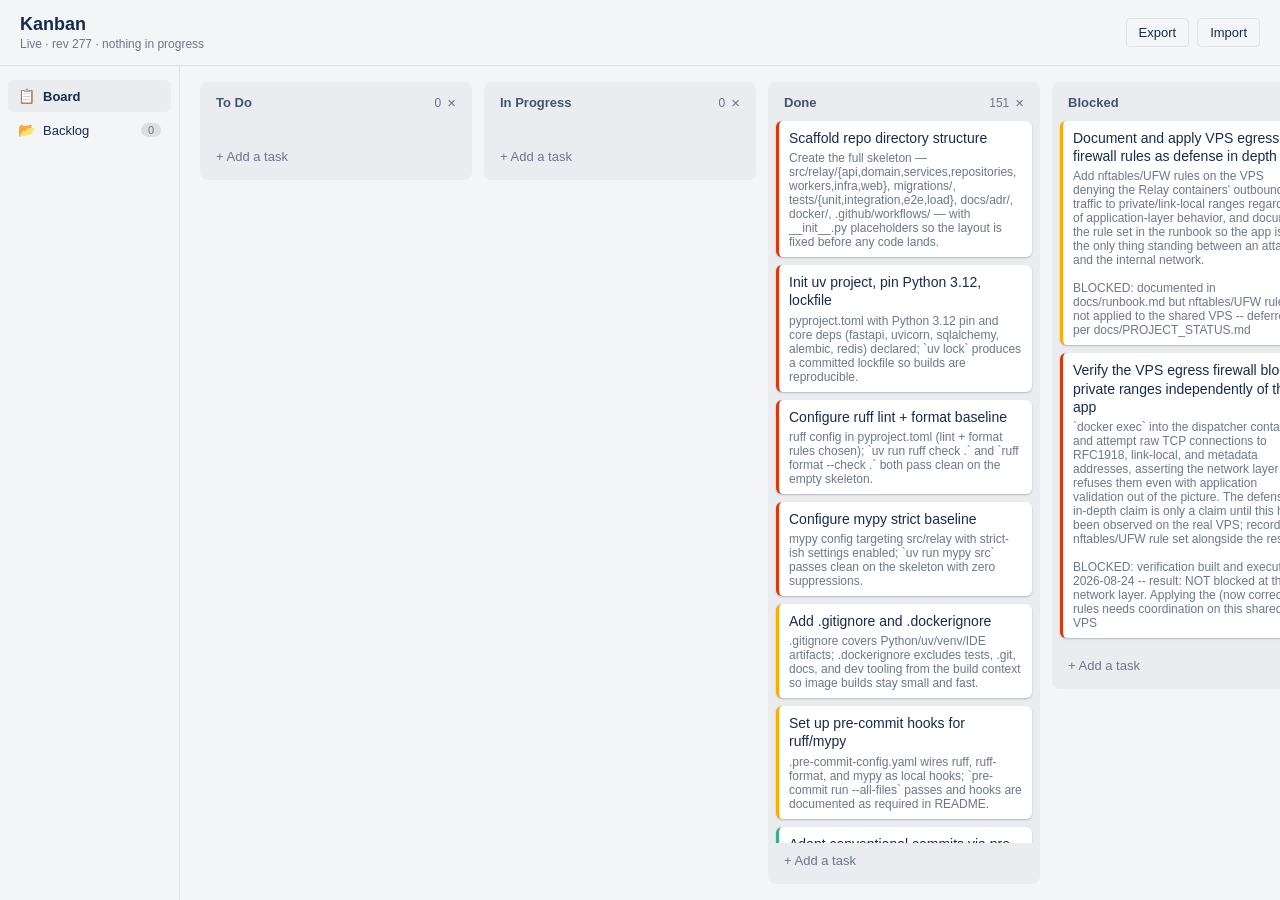
<file: kanban-board/index.html>
<!DOCTYPE html>
<html lang="en">
<head>
<meta charset="UTF-8">
<meta name="viewport" content="width=device-width, initial-scale=1.0">
<title>Kanban</title>
<style>
  :root {
    --bg: #f4f5f7;
    --board-bg: #f4f5f7;
    --col-bg: #ebecf0;
    --col-header: #44546f;
    --card-bg: #ffffff;
    --card-shadow: 0 1px 2px rgba(9, 30, 66, 0.25);
    --card-shadow-hover: 0 4px 10px rgba(9, 30, 66, 0.2);
    --text: #172b4d;
    --text-muted: #6b778c;
    --accent: #0052cc;
    --danger: #de350b;
    --border: #dfe1e6;
    --low: #36b37e;
    --medium: #ffab00;
    --high: #de350b;
  }
  @media (prefers-color-scheme: dark) {
    :root {
      --bg: #1d2125;
      --board-bg: #1d2125;
      --col-bg: #282e33;
      --col-header: #b6c2cf;
      --card-bg: #22272b;
      --card-shadow: 0 1px 2px rgba(0,0,0,0.4);
      --card-shadow-hover: 0 4px 10px rgba(0,0,0,0.45);
      --text: #b6c2cf;
      --text-muted: #8c9bab;
      --accent: #579dff;
      --danger: #f87168;
      --border: #3c4148;
      --low: #4bce97;
      --medium: #f5cd47;
      --high: #f87168;
    }
  }

  * { box-sizing: border-box; }
  html, body { height: 100%; }
  body {
    margin: 0;
    font-family: -apple-system, BlinkMacSystemFont, "Segoe UI", Roboto, Helvetica, Arial, sans-serif;
    background: var(--bg);
    color: var(--text);
    display: flex;
    flex-direction: column;
    height: 100vh;
    overflow: hidden;
  }

  header {
    display: flex;
    align-items: center;
    justify-content: space-between;
    padding: 14px 20px;
    border-bottom: 1px solid var(--border);
    flex-shrink: 0;
  }
  header h1 {
    font-size: 18px;
    margin: 0;
    font-weight: 600;
  }
  header .sub {
    font-size: 12px;
    color: var(--text-muted);
    margin-top: 2px;
  }
  .header-actions { display: flex; gap: 8px; }

  button {
    font-family: inherit;
    cursor: pointer;
  }
  .btn {
    background: transparent;
    border: 1px solid var(--border);
    color: var(--text);
    padding: 6px 12px;
    border-radius: 4px;
    font-size: 13px;
  }
  .btn:hover { background: var(--col-bg); }
  .btn-primary {
    background: var(--accent);
    border-color: var(--accent);
    color: #fff;
  }
  .btn-primary:hover { filter: brightness(1.08); }

  .app-body {
    flex: 1;
    display: flex;
    min-height: 0;
  }

  .sidebar {
    width: 180px;
    flex-shrink: 0;
    border-right: 1px solid var(--border);
    padding: 14px 8px;
  }
  .nav-item {
    display: flex;
    align-items: center;
    gap: 8px;
    width: 100%;
    text-align: left;
    padding: 8px 10px;
    border-radius: 6px;
    background: none;
    border: none;
    color: var(--text);
    font-size: 13px;
    margin-bottom: 2px;
  }
  .nav-item:hover { background: var(--col-bg); }
  .nav-item.active { background: var(--col-bg); font-weight: 600; }
  .nav-icon { font-size: 14px; }
  .nav-badge {
    margin-left: auto;
    font-size: 11px;
    color: var(--text-muted);
    background: rgba(120,120,120,0.18);
    padding: 1px 7px;
    border-radius: 10px;
  }

  .content {
    flex: 1;
    min-width: 0;
    display: flex;
    flex-direction: column;
  }

  #board-view {
    display: flex;
    gap: 12px;
    padding: 16px 20px;
    overflow-x: auto;
    overflow-y: hidden;
    align-items: flex-start;
    flex: 1;
    background: var(--board-bg);
  }
  #board-view.hidden { display: none; }

  #backlog-view {
    flex: 1;
    overflow-y: auto;
    padding: 20px;
  }
  #backlog-view.hidden { display: none; }
  .backlog-header h2 { margin: 0 0 2px; font-size: 16px; }
  .backlog-header .sub { font-size: 12px; color: var(--text-muted); margin-bottom: 14px; }
  .backlog-list { max-width: 640px; }
  .backlog-empty { color: var(--text-muted); font-size: 13px; padding: 10px 0 20px; }

  .column {
    background: var(--col-bg);
    border-radius: 8px;
    width: 272px;
    min-width: 272px;
    display: flex;
    flex-direction: column;
    max-height: 100%;
  }

  .column-header {
    display: flex;
    align-items: center;
    justify-content: space-between;
    padding: 10px 10px 6px 12px;
  }
  .column-title {
    font-size: 13px;
    font-weight: 600;
    color: var(--col-header);
    background: transparent;
    border: none;
    outline: none;
    width: 100%;
    padding: 2px 4px;
    border-radius: 3px;
  }
  .column-title:hover, .column-title:focus { background: rgba(9,30,66,0.06); }
  .count {
    font-size: 12px;
    color: var(--text-muted);
    margin-left: 6px;
  }
  .col-delete {
    background: none;
    border: none;
    color: var(--text-muted);
    font-size: 15px;
    padding: 2px 6px;
    border-radius: 3px;
  }
  .col-delete:hover { background: rgba(9,30,66,0.08); color: var(--danger); }

  .task-list {
    flex: 1;
    overflow-y: auto;
    padding: 2px 8px;
    min-height: 20px;
  }

  .card {
    background: var(--card-bg);
    border-radius: 6px;
    box-shadow: var(--card-shadow);
    padding: 8px 10px;
    margin-bottom: 8px;
    cursor: grab;
    position: relative;
    border-left: 3px solid transparent;
  }
  .card:hover { box-shadow: var(--card-shadow-hover); }
  .card.dragging { opacity: 0.4; }
  .card.priority-low { border-left-color: var(--low); }
  .card.priority-medium { border-left-color: var(--medium); }
  .card.priority-high { border-left-color: var(--high); }

  .card-title {
    font-size: 14px;
    line-height: 1.3;
    white-space: pre-wrap;
    word-break: break-word;
  }
  .card-desc {
    font-size: 12px;
    color: var(--text-muted);
    margin-top: 4px;
    white-space: pre-wrap;
    word-break: break-word;
  }
  .card-remove {
    position: absolute;
    top: 4px;
    right: 4px;
    display: none;
    background: none;
    border: none;
    color: var(--text-muted);
    font-size: 14px;
    padding: 2px 5px;
    border-radius: 3px;
  }
  .card:hover .card-remove { display: block; }
  .card-remove:hover { background: rgba(9,30,66,0.08); color: var(--danger); }

  .backlog-card { padding-right: 26px; }
  .backlog-actions {
    display: flex;
    justify-content: flex-end;
    margin-top: 8px;
  }
  .to-todo-btn {
    font-size: 12px;
    padding: 4px 10px;
    border-radius: 4px;
    background: var(--accent);
    color: #fff;
    border: none;
  }
  .to-todo-btn:hover { filter: brightness(1.08); }

  .drop-placeholder {
    height: 44px;
    border: 2px dashed var(--accent);
    border-radius: 6px;
    margin-bottom: 8px;
    opacity: 0.5;
  }

  .add-task-btn {
    display: block;
    width: calc(100% - 16px);
    margin: 4px 8px 10px;
    text-align: left;
    background: none;
    border: none;
    color: var(--text-muted);
    font-size: 13px;
    padding: 6px 8px;
    border-radius: 4px;
  }
  .add-task-btn:hover { background: rgba(9,30,66,0.08); color: var(--text); }
  #backlog-add-btn { width: auto; margin: 0 0 14px; padding: 6px 10px; border: 1px dashed var(--border); }

  .add-form {
    margin: 4px 8px 10px;
    background: var(--card-bg);
    border-radius: 6px;
    padding: 8px;
    box-shadow: var(--card-shadow);
  }
  #backlog-view .add-form { margin: 0 0 14px; max-width: 640px; }
  .add-form textarea, .add-form input[type="text"] {
    width: 100%;
    border: 1px solid var(--border);
    border-radius: 4px;
    background: var(--bg);
    color: var(--text);
    font-family: inherit;
    font-size: 13px;
    padding: 6px 8px;
    resize: vertical;
    margin-bottom: 6px;
  }
  .add-form select {
    font-family: inherit;
    font-size: 12px;
    padding: 4px 6px;
    border-radius: 4px;
    border: 1px solid var(--border);
    background: var(--bg);
    color: var(--text);
    margin-bottom: 8px;
  }
  .add-form .row { display: flex; gap: 8px; align-items: center; }
  .form-actions { display: flex; gap: 8px; }

  .new-column {
    width: 272px;
    min-width: 272px;
  }
  .new-column-btn {
    width: 100%;
    background: rgba(255,255,255,0.08);
    border: 1px dashed var(--border);
    color: var(--text-muted);
    padding: 10px;
    border-radius: 8px;
    font-size: 13px;
    text-align: left;
  }
  .new-column-btn:hover { background: var(--col-bg); color: var(--text); }

  #import-input { display: none; }
  .live-badge {
    font-size: 11px;
    color: var(--text-muted);
    margin-top: 2px;
  }
</style>
</head>
<body>

<script type="application/json" id="board-seed">
{"rev":277,"columns":["col-todo","col-doing","col-done","col-blocked"],"columnData":{"col-todo":{"title":"To Do","taskIds":[]},"col-doing":{"title":"In Progress","taskIds":[]},"col-done":{"title":"Done","taskIds":["task-p0-01","task-p0-02","task-p0-03","task-p0-04","task-p0-06","task-p0-05","task-p0-39","task-p0-07","task-p0-08","task-p0-09","task-p0-10","task-p0-11","task-p0-12","task-p0-13","task-p0-14","task-p0-15","task-p0-16","task-p0-17","task-p0-18","task-p0-19","task-p0-20","task-p0-21","task-p0-22","task-p0-23","task-p0-24","task-p0-25","task-p0-26","task-p0-27","task-p0-28","task-p0-29","task-p0-30","task-p0-40","task-p0-41","task-p0-32","task-p0-36","task-p0-37","task-p0-31","task-p0-33","task-p0-34","task-p0-35","task-p0-38","task-p1-01","task-p1-02","task-p1-03","task-p1-04","task-p1-05","task-p1-06","task-p1-07","task-p1-08","task-p1-09","task-p1-10","task-p1-11","task-p1-12","task-p1-13","task-p1-14","task-p1-15","task-p1-16","task-p1-17","task-p1-18","task-p1-19","task-p1-20","task-p1-21","task-p1-22","task-p1-23","task-p1-24","task-p1-27","task-p1-28","task-p1-30","task-p1-31","task-p1-32","task-p1-29","task-p1-25","task-p1-26","task-p1-33","task-p1-34","task-p2-01","task-p2-02","task-p2-03","task-p2-04","task-p2-05","task-p2-06","task-p2-07","task-p2-08","task-p2-09","task-p2-10","task-p2-11","task-p2-12","task-p2-13","task-p2-14","task-p2-15","task-p2-16","task-p2-17","task-p2-18","task-p2-19","task-p2-20","task-p2-21","task-p2-22","task-p2-23","task-p2-24","task-p2-25","task-p2-26","task-p2-27","task-p2-28","task-p2-29","task-p2-30","task-p2-31","task-p2-32","task-p2-33","task-p2-34","task-p3-01","task-p3-02","task-p3-03","task-p3-04","task-p3-05","task-p3-06","task-p3-07","task-p3-08","task-p3-09","task-p3-11","task-p3-12","task-p3-13","task-p3-14","task-p3-15","task-p3-16","task-p3-17","task-p3-18","task-p3-19","task-p3-20","task-p3-21","task-p3-22","task-p3-23","task-p3-24","task-p3-25","task-p3-26","task-p3-27","task-p3-28","task-p3-29","task-p3-30","task-p8-01","task-p8-05","task-p8-06","task-p8-07","task-p8-09","task-p8-10","task-p8-11","task-p8-12","task-p8-13","task-p8-14","task-p8-02","task-p8-03","task-p8-04"]},"col-blocked":{"title":"Blocked","taskIds":["task-p3-10","task-p8-08"]}},"tasks":{"task-p0-01":{"id":"task-p0-01","title":"Scaffold repo directory structure","description":"Create the full skeleton \u2014 src/relay/{api,domain,services,repositories,workers,infra,web}, migrations/, tests/{unit,integration,e2e,load}, docs/adr/, docker/, .github/workflows/ \u2014 with __init__.py placeholders so the layout is fixed before any code lands.","priority":"high","createdAt":1},"task-p0-02":{"id":"task-p0-02","title":"Init uv project, pin Python 3.12, lockfile","description":"pyproject.toml with Python 3.12 pin and core deps (fastapi, uvicorn, sqlalchemy, alembic, redis) declared; `uv lock` produces a committed lockfile so builds are reproducible.","priority":"high","createdAt":2},"task-p0-03":{"id":"task-p0-03","title":"Configure ruff lint + format baseline","description":"ruff config in pyproject.toml (lint + format rules chosen); `uv run ruff check .` and `ruff format --check .` both pass clean on the empty skeleton.","priority":"high","createdAt":3},"task-p0-04":{"id":"task-p0-04","title":"Configure mypy strict baseline","description":"mypy config targeting src/relay with strict-ish settings enabled; `uv run mypy src` passes clean on the skeleton with zero suppressions.","priority":"high","createdAt":4},"task-p0-05":{"id":"task-p0-05","title":"Set up pre-commit hooks for ruff/mypy","description":".pre-commit-config.yaml wires ruff, ruff-format, and mypy as local hooks; `pre-commit run --all-files` passes and hooks are documented as required in README.","priority":"medium","createdAt":5},"task-p0-06":{"id":"task-p0-06","title":"Add .gitignore and .dockerignore","description":".gitignore covers Python/uv/venv/IDE artifacts; .dockerignore excludes tests, .git, docs, and dev tooling from the build context so image builds stay small and fast.","priority":"medium","createdAt":6},"task-p0-07":{"id":"task-p0-07","title":"Bootstrap FastAPI app entrypoint","description":"src/relay/api exposes an ASGI app factory (create_app), runnable via uvicorn locally with an empty router \u2014 no business endpoints yet, just a booting app.","priority":"high","createdAt":7},"task-p0-08":{"id":"task-p0-08","title":"Add pydantic-settings config module","description":"src/relay/infra config module loads all runtime settings (DB URL, Redis URL, ports, log level) from env vars via pydantic-settings, with a typed Settings object injected into the app.","priority":"medium","createdAt":8},"task-p0-09":{"id":"task-p0-09","title":"Write .env.example with all variables documented","description":"Every env var consumed by Settings is listed with a comment explaining purpose and a safe example value; no real secrets present; referenced from README.","priority":"medium","createdAt":9},"task-p0-10":{"id":"task-p0-10","title":"Configure pytest + FastAPI TestClient fixtures","description":"pytest config plus conftest.py providing an app/TestClient fixture, so tests/unit and tests/integration can both import and exercise the app.","priority":"medium","createdAt":10},"task-p0-11":{"id":"task-p0-11","title":"Implement /healthz liveness endpoint","description":"GET /healthz returns 200 with no dependency checks (process-alive only); unit test asserts 200 and expected payload shape.","priority":"medium","createdAt":11},"task-p0-12":{"id":"task-p0-12","title":"Add SQLAlchemy async engine/session setup","description":"src/relay/infra defines an async engine/session factory built from Settings' DB URL, with a FastAPI dependency for a request-scoped session \u2014 no models yet.","priority":"medium","createdAt":12},"task-p0-13":{"id":"task-p0-13","title":"Wire Alembic migrations (env.py, initial revision)","description":"alembic init under migrations/, env.py reads DB URL from Settings (not hardcoded), and an initial empty revision runs `alembic upgrade head` successfully against local Postgres.","priority":"high","createdAt":13},"task-p0-14":{"id":"task-p0-14","title":"Provision test DB via Alembic, not create_all","description":"Integration test fixture spins up/points at a test database and applies schema exclusively via `alembic upgrade head`; confirm zero calls to Base.metadata.create_all anywhere in the repo.","priority":"high","createdAt":14},"task-p0-15":{"id":"task-p0-15","title":"Add Redis client wiring in infra layer","description":"src/relay/infra defines a Redis client/connection factory built from Settings' Redis URL, exposed as a FastAPI dependency \u2014 no stream logic yet, just connectivity.","priority":"medium","createdAt":15},"task-p0-16":{"id":"task-p0-16","title":"Implement /readyz checking Postgres + Redis","description":"GET /readyz performs a real query against Postgres and a real ping against Redis, returning 200 only if both succeed and 503 with a per-dependency breakdown otherwise; tests cover both healthy and simulated-failure cases.","priority":"medium","createdAt":16},"task-p0-17":{"id":"task-p0-17","title":"Write multi-stage Dockerfile (builder + runtime)","description":"Builder stage installs deps via uv into a venv/wheel; runtime stage is slim, copies only the built artifact, and dependency layers are ordered so code changes don't invalidate the dep cache.","priority":"high","createdAt":17},"task-p0-18":{"id":"task-p0-18","title":"Harden Dockerfile: non-root, read-only, pinned digest","description":"Runtime stage runs as a non-root user, sets a read-only root filesystem (with explicit writable tmpfs where needed), pins the base image by digest, and adds a HEALTHCHECK hitting /healthz.","priority":"medium","createdAt":18},"task-p0-19":{"id":"task-p0-19","title":"Build image locally, record size in README","description":"`docker build` succeeds, final image size is captured and added to README alongside the build command, giving a baseline to track regressions against.","priority":"low","createdAt":19},"task-p0-20":{"id":"task-p0-20","title":"Write docker-compose.yml (api, postgres, redis)","description":"Compose file brings up api + postgres + redis with named volumes for Postgres data, env vars sourced from .env, and api depends_on healthy postgres/redis.","priority":"high","createdAt":20},"task-p0-21":{"id":"task-p0-21","title":"Add Caddy service to compose for local proxying","description":"Caddy service added to compose with a local Caddyfile reverse-proxying to the api container over plain HTTP for local dev (no TLS requirement yet).","priority":"medium","createdAt":21},"task-p0-22":{"id":"task-p0-22","title":"Verify local stack boots, /readyz goes green","description":"`docker compose up` brings the full stack up from a clean state and curl against /readyz through Caddy returns 200, confirming api, Postgres, and Redis are correctly wired end to end.","priority":"high","createdAt":22},"task-p0-23":{"id":"task-p0-23","title":"Write Makefile for common dev commands","description":"Makefile exposes targets for lint, typecheck, test, up/down, migrate, and build so all dev workflows are one command; referenced from README as the canonical entrypoint.","priority":"medium","createdAt":23},"task-p0-24":{"id":"task-p0-24","title":"CI job: ruff + mypy on every PR","description":"GitHub Actions workflow triggered on PR runs ruff check, ruff format --check, and mypy src, failing the check on any violation.","priority":"high","createdAt":24},"task-p0-25":{"id":"task-p0-25","title":"CI job: pytest unit + integration suite","description":"CI job spins up Postgres/Redis service containers and runs pytest tests/unit tests/integration, failing the PR check on any test failure.","priority":"medium","createdAt":25},"task-p0-26":{"id":"task-p0-26","title":"CI job: Alembic upgrade/downgrade round-trip","description":"CI job runs alembic upgrade head, downgrade -1, upgrade head against a scratch Postgres service container on every PR, catching irreversible or broken migrations before merge.","priority":"high","createdAt":26},"task-p0-27":{"id":"task-p0-27","title":"CI job: import-linter architecture contracts","description":"import-linter config encodes the intended layering (api \u2192 services \u2192 domain/repositories \u2192 infra, no reverse imports) and runs as a required CI job.","priority":"medium","createdAt":27},"task-p0-28":{"id":"task-p0-28","title":"CI job: pip-audit dependency scan","description":"pip-audit runs against the locked dependency set on every PR and fails on high-severity known vulnerabilities.","priority":"medium","createdAt":28},"task-p0-29":{"id":"task-p0-29","title":"CI job: validate Docker image build","description":"CI job runs docker build on every PR (no push) to catch Dockerfile breakage before merge, independent of the GHCR publish step.","priority":"medium","createdAt":29},"task-p0-30":{"id":"task-p0-30","title":"Add pull request template","description":".github/PULL_REQUEST_TEMPLATE.md prompts for change summary, testing performed, and migration/rollback notes so every PR carries consistent context.","priority":"low","createdAt":30},"task-p0-31":{"id":"task-p0-31","title":"Enable branch protection requiring CI checks","description":"main branch protection configured to require lint/typecheck, test, migration round-trip, import-linter, pip-audit, and docker-build checks to pass plus at least one review before merge.\n\nBLOCKED: Needs a live GitHub repo (this repo isn't pushed anywhere yet) plus admin access to configure branch protection rules.","priority":"medium","createdAt":31},"task-p0-32":{"id":"task-p0-32","title":"CI: build + push image to GHCR on main","description":"On merge to main, a workflow builds the production image and pushes it to GHCR tagged with the commit SHA (and latest), reusing the Dockerfile validated in CI.","priority":"high","createdAt":32},"task-p0-33":{"id":"task-p0-33","title":"Provision VPS: Docker, firewall, DNS record","description":"Target VPS has Docker + Compose installed, firewall allows only 22/80/443, and the project domain's A record points at the VPS IP.\n\nBLOCKED: Needs an actual VPS (provider, IP/SSH access) and a registered domain name from the user; nothing to provision against yet.","priority":"high","createdAt":33},"task-p0-34":{"id":"task-p0-34","title":"Add GitHub Actions deploy secrets (SSH)","description":"Deploy SSH private key, host, and user stored as GitHub Actions repo secrets; a minimal test workflow confirms SSH connectivity from Actions to the VPS.\n\nBLOCKED: Needs a live GitHub repo to hold Actions secrets, plus the VPS SSH key from p0-33.","priority":"medium","createdAt":34},"task-p0-35":{"id":"task-p0-35","title":"Configure production Caddy for real domain TLS","description":"Production Caddyfile on the VPS reverse-proxies the real domain to the api container and lets Caddy provision/renew TLS automatically via ACME; verified with a manual docker compose up on the VPS.\n\nBLOCKED: Needs the real domain name (for the Caddyfile) and the live VPS from p0-33.","priority":"high","createdAt":35},"task-p0-36":{"id":"task-p0-36","title":"Add tag-triggered deploy workflow (SSH + migrate)","description":"Pushing a version tag triggers a workflow that SSHes into the VPS, pulls the SHA-tagged image from GHCR, runs alembic upgrade head against production, then docker compose up -d.","priority":"high","createdAt":36},"task-p0-37":{"id":"task-p0-37","title":"Add health-gated deploy swap with auto-rollback","description":"Deploy workflow polls /readyz after compose up; on success the swap is complete, on failure it aborts and leaves the previous container running untouched, with the workflow reporting failure clearly.","priority":"high","createdAt":37},"task-p0-38":{"id":"task-p0-38","title":"Ship first production deploy (day-5 milestone)","description":"Tag a release, run the full pipeline end to end, and confirm https://<domain>/readyz returns 200 over real TLS with no manual intervention \u2014 the \"skeleton in production\" milestone.\n\nBLOCKED: Needs everything above (repo, VPS, DNS, secrets) to actually be live before a first deploy can run.","priority":"high","createdAt":38},"task-p0-39":{"id":"task-p0-39","title":"Adopt conventional commits via pre-commit hook","description":"A commit-msg hook (e.g. commitlint or a pre-commit hook) enforces conventional commit format locally, matching the convention documented in README/CONTRIBUTING.","priority":"low","createdAt":39},"task-p0-40":{"id":"task-p0-40","title":"Write first ADR: Phase 0 stack + deploy decisions","description":"docs/adr/0001-phase-0-skeleton.md records the key choices (uv, Alembic-only migrations, Caddy for TLS, health-gated deploy) and the alternatives rejected, in the project's ADR format.","priority":"low","createdAt":40},"task-p0-41":{"id":"task-p0-41","title":"Finalize README: setup, env vars, image size","description":"README covers local setup (Makefile targets), full env var reference (linking .env.example), final Docker image size, and a one-paragraph architecture overview of the running stack.","priority":"low","createdAt":41},"task-p1-01":{"id":"task-p1-01","title":"Scaffold Phase 1 domain/services/repositories modules","description":"Add empty domain/services/repositories submodules for tenants, api_keys, endpoints, and events with docstrings pinning the api \u2192 services \u2192 repositories \u2192 infra layering (domain imports nothing) before any Phase 1 code lands.","priority":"high","createdAt":1},"task-p1-02":{"id":"task-p1-02","title":"Alembic migration: create tenants table","description":"Autogenerate and hand-review a migration creating the tenants table (id, name, created_at, deleted_at) with `alembic upgrade head` verified locally against Postgres.","priority":"high","createdAt":2},"task-p1-03":{"id":"task-p1-03","title":"Alembic migration: create api_keys table","description":"Autogenerate and hand-review a migration creating the api_keys table (tenant_id FK, key_hash, key_prefix, scopes, revoked_at, created_at) with an index on key_prefix for fast lookup without a full-table scan.","priority":"high","createdAt":3},"task-p1-04":{"id":"task-p1-04","title":"Alembic migration: create endpoints table","description":"Autogenerate and hand-review a migration creating the endpoints table (tenant_id FK, url, secret, subscribed_event_types, status, breaker_state, opened_at) per the plan's data model, hand-reviewed before merge.","priority":"high","createdAt":4},"task-p1-05":{"id":"task-p1-05","title":"Alembic migration: create events table with idempotency constraint","description":"Autogenerate and hand-review a migration creating the events table (tenant_id FK, type, payload JSONB, idempotency_key, created_at) with a `UNIQUE(tenant_id, idempotency_key)` constraint enforced at the DB level.","priority":"high","createdAt":5},"task-p1-06":{"id":"task-p1-06","title":"Define Phase 1 domain entities","description":"Define pure domain entities for Tenant, ApiKey, Endpoint, and Event as dataclasses/value objects with zero I/O and zero framework imports, expressing business rules (e.g. an ApiKey knows how to check its own scopes) independent of persistence or wire format.","priority":"high","createdAt":6},"task-p1-07":{"id":"task-p1-07","title":"Define Phase 1 ORM models","description":"Define SQLAlchemy 2.0 mapped classes for Tenant, ApiKey, Endpoint, and Event matching the Phase 1 migrations, kept in the repositories layer and never imported by the domain or api layers.","priority":"high","createdAt":7},"task-p1-08":{"id":"task-p1-08","title":"Define Phase 1 Pydantic wire schemas","description":"Define Pydantic request/response schemas for tenant, api-key, endpoint, and event payloads (create/update/read variants) in the api layer, mapped to/from domain entities at the boundary and never passed into services directly.","priority":"high","createdAt":8},"task-p1-09":{"id":"task-p1-09","title":"Implement TenantRepository and ApiKeyRepository","description":"Implement TenantRepository and ApiKeyRepository over the async SQLAlchemy session, exposing create/get/list/revoke operations that return domain entities (never ORM objects) and support prefix-based API key lookup.","priority":"high","createdAt":9},"task-p1-10":{"id":"task-p1-10","title":"Implement EndpointRepository with keyset pagination","description":"Implement EndpointRepository with create/get/update/delete/list operations returning domain entities, where list() accepts a cursor and limit and orders by a stable key for keyset pagination.","priority":"medium","createdAt":10},"task-p1-11":{"id":"task-p1-11","title":"Implement EventRepository with idempotency conflict detection","description":"Implement EventRepository with an insert operation that catches the `UNIQUE(tenant_id, idempotency_key)` DB violation and surfaces it as a typed domain conflict for the service layer to handle, rather than leaking a raw DB exception.","priority":"high","createdAt":11},"task-p1-12":{"id":"task-p1-12","title":"Implement unit-of-work for transaction boundaries","description":"Implement a unit-of-work context manager wrapping the async SQLAlchemy session and repositories, giving each service use case a single commit/rollback boundary instead of ad hoc session handling scattered across services.","priority":"high","createdAt":12},"task-p1-13":{"id":"task-p1-13","title":"Implement API key hashing, prefix, and verification","description":"Implement API key generation, salted hashing over the secret portion, prefix extraction, and constant-time verification as pure domain/infra logic, unit-tested against known vectors including tampered and truncated keys.","priority":"high","createdAt":13},"task-p1-14":{"id":"task-p1-14","title":"Implement API key issuance, rotation, and revocation service","description":"Implement an ApiKeyService use case for issuing a new key for a tenant, rotating a key (revoke + issue atomically via the unit-of-work), and revoking a key, returning the plaintext key exactly once at issuance time only.","priority":"medium","createdAt":14},"task-p1-15":{"id":"task-p1-15","title":"Implement auth dependency: key validation, scopes, tenant isolation","description":"Implement a FastAPI dependency that extracts the API key from the request header, verifies its hash and revocation status, loads the owning tenant, enforces required scopes, and scopes all downstream queries to that tenant \u2014 rejecting missing/malformed/revoked keys with 401 before any handler code runs.","priority":"high","createdAt":15},"task-p1-16":{"id":"task-p1-16","title":"Implement EndpointService use cases","description":"Implement an EndpointService with register/list/update/delete use cases (validating URL format and subscribed event types) operating purely on domain entities via the unit-of-work, with no FastAPI or SQLAlchemy imports.","priority":"medium","createdAt":16},"task-p1-17":{"id":"task-p1-17","title":"Implement /v1/endpoints CRUD router","description":"Implement the /v1/endpoints router (POST/GET/PATCH/DELETE) delegating entirely to EndpointService with no DB session or ORM import in the router module, converting between Pydantic schemas and domain entities at the boundary.","priority":"medium","createdAt":17},"task-p1-18":{"id":"task-p1-18","title":"Implement cursor pagination utility","description":"Implement an opaque, encoded cursor pagination helper (encode/decode keyset cursors) shared across list endpoints, replacing OFFSET-based paging, with unit tests covering forward paging and an invalid-cursor error case.","priority":"medium","createdAt":18},"task-p1-19":{"id":"task-p1-19","title":"Wire cursor pagination into GET /v1/endpoints","description":"Wire the cursor pagination helper into GET /v1/endpoints, returning `next_cursor`/`has_more` in the response envelope, covered by a test asserting stable ordering and no skipped/duplicated rows across pages.","priority":"medium","createdAt":19},"task-p1-20":{"id":"task-p1-20","title":"Implement EventIngestService idempotency-key handling","description":"Implement an EventIngestService use case that, given a tenant, event payload, and `Idempotency-Key`, returns the existing event unchanged if the key was seen before with an identical body, and raises a typed conflict if the key was seen before with a differing body.","priority":"high","createdAt":20},"task-p1-21":{"id":"task-p1-21","title":"Implement POST /v1/events ingest router","description":"Implement POST /v1/events delegating to EventIngestService, returning `202 Accepted` with a `Location` header pointing at the created event, and translating the idempotency conflict into the shared problem+json error envelope.","priority":"high","createdAt":21},"task-p1-22":{"id":"task-p1-22","title":"Implement RFC 9457 exception hierarchy and central handler","description":"Implement the internal exception hierarchy and a central FastAPI exception handler mapping all raised exceptions to RFC 9457 `application/problem+json` responses with `type`, `title`, `status`, `detail`, `instance`, and `trace_id` fields, never leaking a stack trace across the wire.","priority":"high","createdAt":22},"task-p1-23":{"id":"task-p1-23","title":"Normalize Pydantic 422s into the problem+json envelope","description":"Override FastAPI's default RequestValidationError handling so Pydantic 422s are normalized into the same problem+json envelope used by the rest of the API, with field-level errors under `detail` and no framework-default error shape leaking through.","priority":"medium","createdAt":23},"task-p1-24":{"id":"task-p1-24","title":"Add trace_id middleware for requests and errors","description":"Add middleware that generates (or propagates an inbound) trace/correlation ID per request, attaches it to structured logs for that request, and includes it in every problem+json error response so a user can quote it back.","priority":"medium","createdAt":24},"task-p1-27":{"id":"task-p1-27","title":"Extend import-linter contract for Phase 1 modules","description":"Extend the import-linter contract to cover the new tenants/api_keys/endpoints/events modules across api/services/domain/repositories, and verify a deliberately forbidden import (repositories importing from domain) fails the contract.","priority":"medium","createdAt":27},"task-p1-28":{"id":"task-p1-28","title":"Add testcontainers Postgres fixture for integration suite","description":"Add a testcontainers-managed real Postgres fixture for tests/integration (container-scoped, schema applied via `alembic upgrade head`, transactional rollback per test), reusing the Phase 0 Redis client wiring with no stream logic, and confirm no SQLite or mocked DB appears anywhere in the suite.","priority":"high","createdAt":28},"task-p1-32":{"id":"task-p1-32","title":"Integration test: revoked/malformed key and tenant isolation","description":"Add integration tests proving a revoked or malformed API key is rejected with `401`, and that a valid key belonging to tenant A cannot read or modify tenant B's endpoints or events, covering Testing scenario #12 against real Postgres.","priority":"high","createdAt":32},"task-p1-30":{"id":"task-p1-30","title":"Integration test: idempotency key dedup","description":"Add an integration test proving a duplicate POST /v1/events with the same `Idempotency-Key` and identical body returns the original event with no second row inserted, covering Testing scenario #5 against real Postgres.","priority":"high","createdAt":30},"task-p1-31":{"id":"task-p1-31","title":"Integration test: 409 on differing body for reused key","description":"Add an integration test proving POST /v1/events with a reused `Idempotency-Key` but a differing body returns `409` via the problem+json envelope, covering Testing scenario #6 against real Postgres.","priority":"high","createdAt":31},"task-p1-29":{"id":"task-p1-29","title":"Add polyfactory factories for Phase 1 entities","description":"Add polyfactory factories for Tenant, ApiKey, Endpoint, and Event domain entities so integration tests can generate realistic test data without hand-rolled fixtures.","priority":"medium","createdAt":29},"task-p1-25":{"id":"task-p1-25","title":"Add OpenAPI examples and auth scheme docs","description":"Add request/response examples and a documented API-key auth security scheme to every Phase 1 v1 endpoint's OpenAPI metadata, including the full set of problem+json error response shapes per endpoint.","priority":"medium","createdAt":25},"task-p1-26":{"id":"task-p1-26","title":"CI job: OpenAPI spec drift check","description":"Add a CI step that generates the OpenAPI spec from the running app, diffs it against a committed spec file under docs/, and fails the build on drift, with a Makefile target to regenerate the committed spec locally.","priority":"medium","createdAt":26},"task-p1-33":{"id":"task-p1-33","title":"Write ADR: Phase 1 API and domain decisions","description":"Write docs/adr/0002-phase-1-api-domain.md capturing the Phase 1 decisions (three-model-set layering, idempotency-key conflict semantics, cursor vs offset pagination, API key hashing scheme) with alternatives considered and the tradeoff accepted for each.","priority":"low","createdAt":33},"task-p1-34":{"id":"task-p1-34","title":"Update docs/failure-modes.md with Phase 1 rows","description":"Add Phase 1 rows to docs/failure-modes.md (duplicate idempotency key, differing-body idempotency conflict, revoked/malformed API key, cross-tenant access attempt), each naming the expected behavior and the test that proves it.","priority":"low","createdAt":34},"task-p2-01":{"id":"task-p2-01","title":"Alembic migration: create outbox table","description":"Autogenerate and hand-review a migration creating the outbox table (event_id FK, status, locked_at, attempts, created_at) written in the same transaction as the owning event, per the plan's data model.","priority":"high","createdAt":1},"task-p2-02":{"id":"task-p2-02","title":"Alembic migration: create deliveries table","description":"Autogenerate and hand-review a migration creating the deliveries table (event_id FK, endpoint_id FK, state, attempt_count, next_retry_at, created_at), one row per (event, subscribed endpoint) pair.","priority":"high","createdAt":2},"task-p2-03":{"id":"task-p2-03","title":"Alembic migration: create delivery_attempts table","description":"Autogenerate and hand-review a migration creating the delivery_attempts table (delivery_id FK, attempt_no, response_status, latency_ms, error_class, request/response snippets, created_at) as a plain append-only table, deliberately unpartitioned per the plan's scope discipline.","priority":"high","createdAt":3},"task-p2-04":{"id":"task-p2-04","title":"Define Phase 2 domain entities","description":"Define pure domain entities for OutboxEntry, Delivery, and DeliveryAttempt as dataclasses/value objects with zero I/O, expressing delivery state transitions (pending -> in-flight -> delivered/retrying/dead) independent of persistence or transport.","priority":"high","createdAt":4},"task-p2-05":{"id":"task-p2-05","title":"Define Phase 2 ORM models","description":"Define SQLAlchemy 2.0 mapped classes for Outbox, Delivery, and DeliveryAttempt matching the Phase 2 migrations, kept in the repositories layer and never imported by the domain or api layers.","priority":"high","createdAt":5},"task-p2-06":{"id":"task-p2-06","title":"Implement backoff-with-jitter calculator","description":"Implement a pure domain function computing `min(cap, base * 2^attempt)` with full jitter for retry scheduling, unit-tested for monotonic cap behavior and jitter bounds, with the rationale for full jitter (avoiding synchronized retry storms) captured in a docstring-adjacent comment or the eventual ADR.","priority":"high","createdAt":6},"task-p2-07":{"id":"task-p2-07","title":"Write the outbox row in the event's own transaction","description":"Extend EventIngestService's unit-of-work so the outbox row is inserted in the exact same transaction as the event row, so a `202` response is only ever returned after both are durably committed together.","priority":"high","createdAt":7},"task-p2-08":{"id":"task-p2-08","title":"Implement OutboxRepository with SKIP LOCKED claiming","description":"Implement OutboxRepository with a claim-due-rows operation using `SELECT ... FOR UPDATE SKIP LOCKED`, plus mark-processed/mark-failed operations, so concurrent relay instances never claim the same row.","priority":"high","createdAt":8},"task-p2-09":{"id":"task-p2-09","title":"Implement DeliveryRepository","description":"Implement DeliveryRepository with create (one row per subscribed endpoint), get, and update operations (state, attempt_count, next_retry_at) returning domain entities, never ORM objects.","priority":"high","createdAt":9},"task-p2-10":{"id":"task-p2-10","title":"Implement DeliveryAttemptRepository","description":"Implement DeliveryAttemptRepository exposing an append-only insert for attempt rows (response_status, latency_ms, error_class, request/response snippets), with no update or delete operation since the log is immutable.","priority":"medium","createdAt":10},"task-p2-11":{"id":"task-p2-11","title":"Implement Redis Streams infra wiring","description":"Extend the infra layer with stream-naming conventions, idempotent consumer-group creation (`XGROUP CREATE ... MKSTREAM`, tolerating `BUSYGROUP`), and thin `XADD`/`XREADGROUP`/`XACK` helpers used by the relay and dispatcher workers.","priority":"high","createdAt":11},"task-p2-12":{"id":"task-p2-12","title":"Implement Redis ZSET retry-schedule infra wiring","description":"Extend the infra layer with helpers to add a delivery to the retry ZSET scored by `next_retry_at` and to pop all entries whose score is now due, used by the retry path and the scheduler tick.","priority":"high","createdAt":12},"task-p2-13":{"id":"task-p2-13","title":"Implement outbound HTTP sender port and httpx adapter","description":"Define an outbound-HTTP-sender port (protocol) plus a real httpx-based adapter with explicit connect/read timeouts, and a fake adapter for tests, so DeliveryAttemptService never imports httpx directly.","priority":"high","createdAt":13},"task-p2-14":{"id":"task-p2-14","title":"Implement DeliveryAttemptService","description":"Implement a service that sends one delivery attempt via the HTTP sender port, classifies the outcome (2xx success / retryable failure / timeout), and writes the attempt row via DeliveryAttemptRepository, returning enough for the caller to decide the next state transition.","priority":"high","createdAt":14},"task-p2-15":{"id":"task-p2-15","title":"Implement the relay worker: claim, fan out, publish","description":"Implement the relay worker loop: claim due outbox rows via OutboxRepository, resolve each event's subscribed endpoints, create one Delivery row and `XADD` one stream message per endpoint, and mark the outbox row processed \u2014 all within a single unit of work so a crash mid-fan-out is safely retried, not partially applied.","priority":"high","createdAt":15},"task-p2-16":{"id":"task-p2-16","title":"Implement the dispatcher worker's consumer loop","description":"Implement the dispatcher worker: an `XREADGROUP` consumer-group loop that pulls delivery stream messages and invokes DeliveryAttemptService for each, acking only after the attempt is durably recorded.","priority":"high","createdAt":16},"task-p2-17":{"id":"task-p2-17","title":"Implement bounded async worker pool inside the dispatcher","description":"Bound the dispatcher's concurrency with an async worker pool (fixed task count reading from the same consumer group), so message intake exerts backpressure rather than spawning unbounded concurrent deliveries.","priority":"medium","createdAt":17},"task-p2-18":{"id":"task-p2-18","title":"Implement the retry-on-failure path","description":"On a retryable failure or timeout, compute `next_retry_at` via the backoff-with-jitter calculator, update the Delivery row's state and attempt_count, and push the delivery into the Redis retry ZSET instead of re-queuing immediately.","priority":"high","createdAt":18},"task-p2-19":{"id":"task-p2-19","title":"Implement the scheduler worker","description":"Implement the scheduler worker: a tick loop that pops due entries from the retry ZSET and `XADD`s each back onto the delivery stream, so retries flow through the same consumer-group path as fresh deliveries.","priority":"high","createdAt":19},"task-p2-20":{"id":"task-p2-20","title":"Implement the XAUTOCLAIM reaper worker","description":"Implement the reaper worker: periodically `XAUTOCLAIM`s pending entries idle past the visibility timeout (consumer died mid-delivery) and re-dispatches them, which is what makes the at-least-once guarantee real rather than aspirational.","priority":"high","createdAt":20},"task-p2-21":{"id":"task-p2-21","title":"Implement graceful SIGTERM drain for all workers","description":"Add SIGTERM handling to the relay, dispatcher, scheduler, and reaper workers: stop pulling new work, finish in-flight deliveries, then exit \u2014 so a deploy swap never truncates a delivery mid-flight.","priority":"medium","createdAt":21},"task-p2-22":{"id":"task-p2-22","title":"Add worker entrypoints and wire them into docker-compose","description":"Add `python -m relay.workers.{relay,dispatcher,scheduler,reaper}` entrypoints and corresponding services in `docker-compose.yml` so `make up` brings up the full delivery pipeline locally alongside the api, postgres, and redis containers already there.","priority":"medium","createdAt":22},"task-p2-23":{"id":"task-p2-23","title":"Extend import-linter contract for the workers module","description":"Extend the import-linter contract to place `relay.workers` correctly in the `api -> services -> repositories -> infra` layering (workers depend on services/repositories/infra, nothing depends on workers), and verify a deliberately forbidden import fails the contract.","priority":"medium","createdAt":23},"task-p2-24":{"id":"task-p2-24","title":"Add testcontainers Redis Streams fixture for the integration suite","description":"Extend the existing testcontainers Redis fixture with consumer-group setup/teardown (`XGROUP CREATE`/`XGROUP DESTROY`) scoped per test, so integration tests exercise real `XREADGROUP`/`XACK`/`XAUTOCLAIM` semantics rather than a mocked stream.","priority":"medium","createdAt":24},"task-p2-25":{"id":"task-p2-25","title":"Add polyfactory factories for Phase 2 entities","description":"Add polyfactory factories for OutboxEntry, Delivery, and DeliveryAttempt domain entities so integration tests can generate realistic delivery-pipeline data without hand-rolled fixtures.","priority":"medium","createdAt":25},"task-p2-26":{"id":"task-p2-26","title":"Integration test: crash before relay publish is recovered","description":"Add an integration test proving that if the process dies after the DB commit but before the relay publishes to the stream, the outbox row survives and a subsequent relay run picks it up \u2014 Testing scenario #1.","priority":"high","createdAt":26},"task-p2-27":{"id":"task-p2-27","title":"Integration test: SKIP LOCKED gives a row to exactly one relay","description":"Add an integration test running two relay claim operations concurrently against the same due outbox row and asserting `SKIP LOCKED` gives it to exactly one, with the other getting nothing \u2014 Testing scenario #2.","priority":"high","createdAt":27},"task-p2-28":{"id":"task-p2-28","title":"Chaos test: XAUTOCLAIM reclaims a message after a worker dies","description":"Add a chaos test that kills a dispatcher worker after `XREADGROUP` but before it acks, then asserts the reaper's `XAUTOCLAIM` reclaims the pending message and it is redelivered \u2014 Testing scenario #3.","priority":"high","createdAt":28},"task-p2-29":{"id":"task-p2-29","title":"Idempotency test: redelivery after a post-send crash produces a duplicate","description":"Add a test that kills a worker after the HTTP request is sent but before it acks, and asserts the receiver observes a duplicate delivery on redelivery \u2014 the test that proves exactly-once external effects are impossible by design, per Testing scenario #4.","priority":"high","createdAt":29},"task-p2-30":{"id":"task-p2-30","title":"Integration test: a 500 response schedules jittered backoff","description":"Add an integration test (using `respx` and `freezegun`) proving a downstream 500 response schedules a retry with a `next_retry_at` matching the backoff formula within its jitter bounds \u2014 Testing scenario #7.","priority":"high","createdAt":30},"task-p2-31":{"id":"task-p2-31","title":"Integration test: a timeout is recorded as a timeout, not a success","description":"Add an integration test proving a downstream connection that times out mid-response is recorded with `error_class=timeout` and never marked as a successful delivery \u2014 Testing scenario #8.","priority":"high","createdAt":31},"task-p2-32":{"id":"task-p2-32","title":"Integration test: a due retry moves from the ZSET back onto the stream","description":"Add an integration test proving that once a ZSET entry's `next_retry_at` is due, the scheduler tick pops it and `XADD`s it back onto the delivery stream exactly once \u2014 Testing scenario #9.","priority":"high","createdAt":32},"task-p2-33":{"id":"task-p2-33","title":"Write ADR: Phase 2 delivery engine decisions","description":"Write docs/adr/0004-phase-2-delivery-engine.md capturing the Phase 2 decisions (transactional outbox vs. publishing straight to Redis, Redis Streams consumer groups vs. Celery, full-jitter exponential backoff, at-least-once vs. attempted exactly-once) with alternatives considered and the tradeoff accepted for each.","priority":"low","createdAt":33},"task-p2-34":{"id":"task-p2-34","title":"Update docs/failure-modes.md with Phase 2 rows","description":"Add Phase 2 rows to docs/failure-modes.md (outbox survives a pre-publish crash, SKIP LOCKED race, XAUTOCLAIM reclaim, duplicate delivery after a post-send crash, jittered backoff on failure, timeout classification, ZSET-to-stream retry handoff), each naming the expected behavior and the test that proves it.","priority":"low","createdAt":34},"task-p3-01":{"id":"task-p3-01","title":"Add Phase 3 settings: HMAC tolerance, breaker thresholds, SSRF deny list, rate limits","description":"Extend the pydantic-settings config module with a signature replay-window tolerance, circuit breaker failure threshold and cooldown, the SSRF-guard denied-CIDR list and allowed ports, and per-tenant rate-limit budget, so Phase 3 behavior is tunable without code changes.","priority":"medium","createdAt":1},"task-p3-02":{"id":"task-p3-02","title":"Implement HMAC signing module","description":"Implement HMAC-SHA256 signing over `timestamp.body` using the endpoint's stored secret, in `relay.infra.signing`, pure and framework-agnostic so it can be unit tested without HTTP or DB fixtures.","priority":"high","createdAt":2},"task-p3-03":{"id":"task-p3-03","title":"Implement constant-time signature verification with replay window","description":"Implement verification using `hmac.compare_digest`, rejecting timestamps outside the configured tolerance window, in the same signing module as the signer so both sides of the contract stay in sync.","priority":"high","createdAt":3},"task-p3-04":{"id":"task-p3-04","title":"Wire signing headers into the outbound HTTP adapter","description":"Attach `X-Relay-Signature`, `X-Relay-Timestamp`, and `X-Relay-Delivery-Id` headers to every outbound delivery request in the httpx adapter, computed from the endpoint's secret and the exact request body being sent.","priority":"high","createdAt":4},"task-p3-05":{"id":"task-p3-05","title":"Implement SSRF guard: DNS resolution and CIDR deny list","description":"Implement `relay.infra.ssrf_guard` resolving a destination hostname and rejecting loopback, RFC1918, link-local, CGNAT, IPv6 ULA, and `169.254.169.254` addresses post-resolution, per the plan's SSRF design.","priority":"high","createdAt":5},"task-p3-06":{"id":"task-p3-06","title":"Enforce allowed-port allow-list in the SSRF guard","description":"Reject destination URLs targeting ports other than 80/443 in the SSRF guard, closing off the common port-scanning-via-webhook abuse pattern.","priority":"medium","createdAt":6},"task-p3-07":{"id":"task-p3-07","title":"Implement IP-pinned outbound transport","description":"Implement a custom httpx transport that connects to the already-validated IP address directly rather than re-resolving the hostname, preserving the original `Host` header and SNI, closing the DNS-rebinding TOCTOU window between validation and connection.","priority":"high","createdAt":7},"task-p3-08":{"id":"task-p3-08","title":"Disable automatic redirect following and re-validate on each hop","description":"Configure the outbound adapter to not follow redirects automatically; when a redirect response is encountered, re-run the SSRF guard against the `Location` target before making any further connection, per the plan's redirect-hop requirement.","priority":"high","createdAt":8},"task-p3-09":{"id":"task-p3-09","title":"Wire the SSRF guard into the outbound HTTP adapter as a pre-flight check","description":"Run the SSRF guard before every delivery attempt (not only the first), classifying a blocked destination as a distinct `ssrf_blocked` `AttemptErrorClass` recorded on the delivery attempt rather than silently dropped.","priority":"high","createdAt":9},"task-p3-11":{"id":"task-p3-11","title":"Implement circuit breaker domain logic","description":"Implement pure closed/open/half-open state-transition logic in the domain layer keyed off consecutive-failure count and cooldown elapsed, independent of persistence, matching the `breaker_state`/`opened_at` columns already present on `endpoints`.","priority":"high","createdAt":11},"task-p3-12":{"id":"task-p3-12","title":"Persist circuit breaker transitions via EndpointRepository","description":"Add repository methods to read and update an endpoint's `breaker_state` and `opened_at` atomically alongside delivery-attempt recording, so a state read by the dispatcher is never stale relative to the attempt that just completed.","priority":"high","createdAt":12},"task-p3-13":{"id":"task-p3-13","title":"Wire circuit breaker into the dispatcher's delivery path","description":"Have the dispatcher check breaker state before attempting delivery: skip and reschedule when open, allow a single probe attempt when half-open, and flip to open after the configured consecutive-failure threshold or back to closed on a half-open success.","priority":"high","createdAt":13},"task-p3-14":{"id":"task-p3-14","title":"Implement per-endpoint concurrency cap in the dispatcher","description":"Add a semaphore per endpoint inside the dispatcher's worker pool so one slow or dead destination cannot consume the entire worker pool, per the plan's explicit 80%-benefit-for-10%-effort scope call versus full fair scheduling.","priority":"medium","createdAt":14},"task-p3-15":{"id":"task-p3-15","title":"Implement retry-budget exhaustion transitioning a delivery to DEAD","description":"Extend the retry-on-failure path so that once a delivery's attempt count exceeds the configured budget, it transitions to `DeliveryState.DEAD` instead of continuing to back off indefinitely, making the DLQ real per Phase 2's deferred scope.","priority":"high","createdAt":15},"task-p3-16":{"id":"task-p3-16","title":"Implement DLQ query on DeliveryRepository","description":"Add a repository method listing deliveries with `state = 'dead'`, keyset-paginated consistent with the rest of the API, without introducing a separate DLQ table per the plan's data model.","priority":"medium","createdAt":16},"task-p3-17":{"id":"task-p3-17","title":"Implement GET /v1/dlq listing router","description":"Implement an authenticated, tenant-scoped router listing a tenant's dead deliveries with their attempt history, using the existing cursor pagination utility from Phase 1.","priority":"medium","createdAt":17},"task-p3-18":{"id":"task-p3-18","title":"Implement DLQ replay service and endpoint","description":"Implement `POST /v1/deliveries/{id}/replay` starting a fresh delivery chain for a dead delivery (reset state, re-publish to the stream) while preserving the original `delivery_attempts` history for audit, scoped so a tenant can only replay their own deliveries.","priority":"high","createdAt":18},"task-p3-19":{"id":"task-p3-19","title":"Implement Redis-backed per-tenant rate limiter","description":"Implement a token-bucket rate limiter in `relay.infra` keyed by tenant id, using Redis for shared state across API replicas, exposing a simple `allow(tenant_id) -> bool` interface to the service layer.","priority":"high","createdAt":19},"task-p3-20":{"id":"task-p3-20","title":"Wire rate limiting into POST /v1/events","description":"Enforce the per-tenant rate limiter on event ingest, returning `429` with a `Retry-After` header computed from the bucket's refill time, via the existing RFC 9457 problem+json envelope rather than a bespoke error shape.","priority":"high","createdAt":20},"task-p3-21":{"id":"task-p3-21","title":"Add a domain error and problem+json mapping for rate-limit and SSRF-block cases","description":"Extend the Phase 1 exception hierarchy with `RateLimitExceeded` and `SsrfBlocked` domain errors mapped to their respective HTTP responses by the existing central handler, keeping the one-hierarchy-one-handler design intact.","priority":"medium","createdAt":21},"task-p3-22":{"id":"task-p3-22","title":"Add respx fixtures for redirect and DNS-rebinding test scenarios","description":"Extend the integration test fixtures with respx-mocked destinations that redirect to a forbidden IP and with a fake resolver that returns a public IP on first lookup and a private IP on a second, so the pinned-transport and redirect-revalidation logic can be exercised deterministically.","priority":"medium","createdAt":22},"task-p3-23":{"id":"task-p3-23","title":"Integration test: consecutive failures open the breaker, cooldown half-opens it, success closes it","description":"Cover the full closed \u2192 open \u2192 half-open \u2192 closed cycle against a real Postgres-backed endpoint record, matching test #10 from the plan's testing section.","priority":"high","createdAt":23},"task-p3-24":{"id":"task-p3-24","title":"Integration test: redirect to a forbidden IP is blocked with no connection made","description":"Assert that a destination redirecting to `169.254.169.254` (or another denied range) produces an `ssrf_blocked` attempt with zero underlying socket connections to the forbidden address, matching test #11 from the plan's testing section.","priority":"high","createdAt":24},"task-p3-25":{"id":"task-p3-25","title":"Test: DNS-rebinding attempt still resolves to the pinned, validated IP","description":"Assert that when a hostname resolves to a public IP at validation time and a private IP a moment later, the outbound request still connects to the originally validated public IP rather than re-resolving, proving the TOCTOU window is actually closed.","priority":"high","createdAt":25},"task-p3-26":{"id":"task-p3-26","title":"Test: signature verification accepts a valid signature and rejects a tampered or expired one","description":"Cover the signer/verifier pair with hypothesis-generated payloads: a correctly signed request within the tolerance window verifies, a single tampered payload byte fails, and a timestamp outside the tolerance window is rejected even with a correct signature.","priority":"high","createdAt":26},"task-p3-27":{"id":"task-p3-27","title":"Integration test: rate limit returns 429 with Retry-After once a tenant's budget is exhausted","description":"Assert a tenant exceeding its configured event-ingest rate receives `429` with a `Retry-After` header, and that a different tenant's budget is unaffected.","priority":"high","createdAt":27},"task-p3-28":{"id":"task-p3-28","title":"Integration test: DLQ replay starts a fresh chain and preserves original attempt history","description":"Assert replaying a dead delivery creates new delivery attempts going forward while the original (exhausted) attempt rows remain intact and queryable, matching the plan's end-to-end verification walkthrough.","priority":"high","createdAt":28},"task-p3-29":{"id":"task-p3-29","title":"Write ADR: Phase 3 security and resilience decisions","description":"Document the IP-pinned-transport-over-hostname-revalidation choice, the per-endpoint-semaphore-over-fair-scheduling tradeoff, and the breaker threshold/cooldown values chosen, per the plan's Decision/Context/Alternatives/Why/Tradeoff ADR format.","priority":"low","createdAt":29},"task-p3-30":{"id":"task-p3-30","title":"Update docs/failure-modes.md and docs/guarantees.md with Phase 3 rows","description":"Add failure-mode rows for breaker trip/recovery, SSRF-blocked destination, and rate-limit rejection with their proving tests, and update docs/guarantees.md to state the HMAC-signing, SSRF-mitigation (with DNS-rebinding named as a residual risk), and DLQ-replayable guarantees explicitly.","priority":"low","createdAt":30},"task-p3-10":{"id":"task-p3-10","title":"Document and apply VPS egress firewall rules as defense in depth","description":"Add nftables/UFW rules on the VPS denying the Relay containers' outbound traffic to private/link-local ranges regardless of application-layer behavior, and document the rule set in the runbook so the app is not the only thing standing between an attacker and the internal network.\n\nBLOCKED: documented in docs/runbook.md but nftables/UFW rules not applied to the shared VPS -- deferred per docs/PROJECT_STATUS.md","priority":"medium","createdAt":10},"task-p8-01":{"id":"task-p8-01","title":"Audit the twelve failure-scenario tests against the actual suite and close every gap","description":"Map each of the plan's twelve failure scenarios (crash after commit before publish, SKIP LOCKED race, XAUTOCLAIM reclaim, duplicate after unacked HTTP send, idempotent ingest, 409 on differing body, jittered retry on 500, timeout recorded as timeout, ZSET-to-stream promotion, breaker closed->open->half-open->closed, forbidden-redirect block, auth rejection and tenant isolation) to a named, passing test in the repo. Write any that are missing. The list is the plan's stated definition of done, so no scenario may rest on \"probably covered.\"","priority":"high","createdAt":1},"task-p8-05":{"id":"task-p8-05","title":"Build a guarantee-pinned live smoke suite under tests/e2e/ parameterized by base URL","description":"One test per promise in docs/guarantees.md, executed over the public API via a sandbox tenant: provision sandbox, register the `always-200` mock, trigger an event, poll the attempt log until delivered, verify `202` + `Location`, idempotent re-POST yields one event, differing body yields `409`, exhausted retries land in the DLQ and replay works. Parameterized by base URL so the identical suite runs against local compose and `https://api.<domain>`.","priority":"high","createdAt":5},"task-p8-06":{"id":"task-p8-06","title":"Run the live smoke suite from the deploy job after the /readyz gate","description":"Wire the smoke suite into deploy.yml after the health gate, so a deploy is \"done\" only when the guarantees pass against the new container, not merely when it reports ready. A smoke failure is handled like a failed gate: investigate, roll back with `deploy.sh <previous-sha>`.","priority":"medium","createdAt":6},"task-p8-07":{"id":"task-p8-07","title":"Live SSRF probe: forbidden destinations rejected on prod with no connection made","description":"From outside, register destinations for loopback, an RFC1918 address, `169.254.169.254`, a public hostname that resolves to a private IP (the rebinding shape), and the `redirect-to-metadata` mock; assert each attempt records `ssrf_blocked` and the attempt log shows no connection was ever made to the forbidden address.","priority":"high","createdAt":7},"task-p8-09":{"id":"task-p8-09","title":"Live abuse-control checks: quotas, rate limit, TTL, and payload cap on prod","description":"Against the deployed console API: the 4th endpoint and 21st event are rejected, the per-IP sandbox-creation limit returns `429` with `Retry-After`, a 65 KB payload returns `413`, and a sandbox key is rejected after its 60-minute TTL (clock-skipped locally, spot-checked for real in prod).","priority":"medium","createdAt":9},"task-p8-10":{"id":"task-p8-10","title":"Live auth checks: revoked key and cross-tenant isolation on prod","description":"Revoke a sandbox key and assert `401` on the next request; with two live sandboxes, assert tenant A's key cannot read tenant B's endpoints, deliveries, attempt log, or DLQ -- the isolation claim tested through the real deployed auth path, not just the service layer.","priority":"medium","createdAt":10},"task-p8-11":{"id":"task-p8-11","title":"Deploy-gate drill: a failing image aborts the swap; rehearse the rollback one-liner","description":"Deploy an image whose `/readyz` deliberately fails and assert the deploy aborts with the previous container still serving traffic throughout. Then run `deploy.sh <previous-sha>` once for real, time it, and record both drills with dates in docs/runbook.md.","priority":"medium","createdAt":11},"task-p8-12":{"id":"task-p8-12","title":"Verify the nightly backup actually fires on the VPS and restore a real prod dump","description":"Confirm the backup timer is installed and has fired within the last 24 hours (currently the script exists but the timer is not installed on prod -- this ticket closes that gap), then restore the newest dump into a scratch Postgres container and diff row counts against prod. A backup that has never restored a production dump proves nothing.","priority":"high","createdAt":12},"task-p8-13":{"id":"task-p8-13","title":"Verify a live delivery's HMAC signature with an independent, out-of-repo script","description":"Reimplement `timestamp.body` HMAC-SHA256 verification in a standalone script that imports nothing from `src/`, verify a real delivery captured at a receiver against the endpoint secret, then tamper one byte and assert failure -- proving the documented signing contract is sufficient for a real consumer, not merely internally consistent.","priority":"medium","createdAt":13},"task-p8-14":{"id":"task-p8-14","title":"Reconcile docs/failure-modes.md: every Proof cell names a real, passing test","description":"Walk the failure-modes table and require each row's Proof cell to point at a named test that exists and passes; the chaos tests from this phase fill the \"chaos test\" cells that were previously aspirational. Rows with no honest proof either get one written or get their claim reworded.","priority":"low","createdAt":14},"task-p8-02":{"id":"task-p8-02","title":"Chaos test: relay dead between DB commit and Redis publish, event still delivers","description":"Against the real compose stack: stop the relay container, POST an event (expect `202`), verify the outbox row sits `pending` with nothing in the stream, then start the relay and assert the delivery completes. Process-level proof that \"a 202 is never a lie,\" not a testcontainers simulation of it.\n\nBLOCKED: written and reviewed, but never executed: the suite kills real containers and wants a stack somebody is watching, not the box serving the domain","priority":"high","createdAt":2},"task-p8-03":{"id":"task-p8-03","title":"Chaos test: docker kill a dispatcher mid-delivery, XAUTOCLAIM redelivers under the original ID","description":"Point an endpoint at the `slow-8s` mock, `docker kill -s KILL` the dispatcher while the attempt is in flight, and assert the reaper reclaims the message under its original stream ID and the event is ultimately delivered -- with the duplicate visible at the receiver, since that duplicate is the at-least-once claim made concrete.\n\nBLOCKED: written and reviewed, but never executed: the suite kills real containers and wants a stack somebody is watching, not the box serving the domain","priority":"high","createdAt":3},"task-p8-04":{"id":"task-p8-04","title":"Chaos test: restart Postgres and Redis under in-flight traffic with zero accepted-event loss","description":"While a steady trickle of events flows, `docker restart` Postgres, then Redis, then reconcile: every event that received a `202` must reach a terminal delivery state (delivered or dead) after recovery, and none may vanish. Duplicates are acceptable; loss is the failure condition.\n\nBLOCKED: written and reviewed, but never executed: the suite kills real containers and wants a stack somebody is watching, not the box serving the domain","priority":"medium","createdAt":4},"task-p8-08":{"id":"task-p8-08","title":"Verify the VPS egress firewall blocks private ranges independently of the app","description":"`docker exec` into the dispatcher container and attempt raw TCP connections to RFC1918, link-local, and metadata addresses, asserting the network layer refuses them even with application validation out of the picture. The defense-in-depth claim is only a claim until this has been observed on the real VPS; record the nftables/UFW rule set alongside the result.\n\nBLOCKED: verification built and executed 2026-08-24 -- result: NOT blocked at the network layer. Applying the (now corrected) rules needs coordination on this shared VPS","priority":"high","createdAt":8}},"backlog":[]}
</script>

<header>
  <div>
    <h1>Kanban</h1>
    <div class="sub" id="sync-status">Saved automatically in this browser</div>
  </div>
  <div class="header-actions">
    <button class="btn" id="export-btn">Export</button>
    <button class="btn" id="import-btn">Import</button>
    <input type="file" id="import-input" accept="application/json">
  </div>
</header>

<div class="app-body">
  <nav class="sidebar">
    <button class="nav-item" data-view="board"><span class="nav-icon">&#128203;</span> Board</button>
    <button class="nav-item" data-view="backlog"><span class="nav-icon">&#128194;</span> Backlog <span class="nav-badge" id="backlog-count">0</span></button>
  </nav>
  <div class="content">
    <div id="board-view"></div>
    <div id="backlog-view" class="hidden"></div>
  </div>
</div>

<script>
(function () {
  const STORAGE_KEY = "kanban-board-v1";

  const defaultState = () => ({
    rev: 0,
    columns: ["col-todo", "col-doing", "col-done"],
    columnData: {
      "col-todo": { title: "To Do", taskIds: [] },
      "col-doing": { title: "In Progress", taskIds: [] },
      "col-done": { title: "Done", taskIds: [] }
    },
    tasks: {},
    backlog: []
  });

  function readSeedState() {
    try {
      const el = document.getElementById("board-seed");
      if (!el) return null;
      const parsed = JSON.parse(el.textContent);
      if (!parsed.columns || !parsed.columnData || !parsed.tasks) return null;
      if (!Array.isArray(parsed.backlog)) parsed.backlog = [];
      if (typeof parsed.rev !== "number") parsed.rev = 0;
      return parsed;
    } catch (e) {
      return null;
    }
  }

  // The seed block above is regenerated by kanban-board/board_cli.py every time
  // ticket status changes. Its `rev` always wins over localStorage so a plain
  // page refresh always reflects the latest real status, even in a browser tab
  // that already had older board state saved locally.
  function loadState() {
    const seed = readSeedState();
    let stored = null;
    try {
      const raw = localStorage.getItem(STORAGE_KEY);
      if (raw) {
        const parsed = JSON.parse(raw);
        if (parsed.columns && parsed.columnData && parsed.tasks) {
          if (!Array.isArray(parsed.backlog)) parsed.backlog = [];
          if (typeof parsed.rev !== "number") parsed.rev = 0;
          stored = parsed;
        }
      }
    } catch (e) {
      stored = null;
    }

    if (seed && (!stored || seed.rev > stored.rev)) return seed;
    if (stored) return stored;
    if (seed) return seed;
    return defaultState();
  }

  function saveState() {
    localStorage.setItem(STORAGE_KEY, JSON.stringify(state));
  }

  let state = loadState();
  let currentView = "board";
  let idCounter = Date.now();
  function uid(prefix) {
    idCounter += 1;
    return prefix + "-" + idCounter.toString(36);
  }

  const boardView = document.getElementById("board-view");
  const backlogView = document.getElementById("backlog-view");

  function renderApp() {
    document.querySelectorAll(".nav-item").forEach(btn => {
      btn.classList.toggle("active", btn.dataset.view === currentView);
    });
    document.getElementById("backlog-count").textContent = state.backlog.length;
    boardView.classList.toggle("hidden", currentView !== "board");
    backlogView.classList.toggle("hidden", currentView !== "backlog");

    const statusEl = document.getElementById("sync-status");
    const doingCol = state.columnData["col-doing"];
    const inProgress = doingCol ? doingCol.taskIds.map(id => state.tasks[id]).filter(Boolean) : [];
    if (inProgress.length) {
      statusEl.textContent = "Live · rev " + (state.rev || 0) + " · in progress: " + inProgress.map(t => t.title).join(", ");
    } else {
      statusEl.textContent = "Live · rev " + (state.rev || 0) + " · nothing in progress";
    }

    if (currentView === "board") renderBoard();
    else renderBacklog();
  }

  document.querySelectorAll(".nav-item").forEach(btn => {
    btn.addEventListener("click", () => {
      currentView = btn.dataset.view;
      renderApp();
    });
  });

  // ---------- Board ----------

  function renderBoard() {
    boardView.innerHTML = "";
    state.columns.forEach(colId => {
      boardView.appendChild(renderColumn(colId));
    });
    boardView.appendChild(renderNewColumnButton());
  }

  function renderColumn(colId) {
    const col = state.columnData[colId];
    const el = document.createElement("div");
    el.className = "column";
    el.dataset.colId = colId;

    const header = document.createElement("div");
    header.className = "column-header";

    const titleWrap = document.createElement("div");
    titleWrap.style.display = "flex";
    titleWrap.style.alignItems = "center";
    titleWrap.style.flex = "1";
    titleWrap.style.minWidth = "0";

    const titleInput = document.createElement("input");
    titleInput.className = "column-title";
    titleInput.value = col.title;
    titleInput.addEventListener("change", () => {
      col.title = titleInput.value.trim() || col.title;
      saveState();
    });
    titleInput.addEventListener("keydown", e => {
      if (e.key === "Enter") titleInput.blur();
    });

    const count = document.createElement("span");
    count.className = "count";
    count.textContent = col.taskIds.length;

    titleWrap.appendChild(titleInput);
    titleWrap.appendChild(count);

    const delBtn = document.createElement("button");
    delBtn.className = "col-delete";
    delBtn.textContent = "×";
    delBtn.title = "Delete column";
    delBtn.addEventListener("click", () => {
      if (col.taskIds.length && !confirm(`Delete "${col.title}" and its ${col.taskIds.length} task(s)?`)) return;
      col.taskIds.forEach(tid => delete state.tasks[tid]);
      state.columns = state.columns.filter(id => id !== colId);
      delete state.columnData[colId];
      saveState();
      renderApp();
    });

    header.appendChild(titleWrap);
    header.appendChild(delBtn);

    const list = document.createElement("div");
    list.className = "task-list";
    list.dataset.colId = colId;

    col.taskIds.forEach(taskId => {
      list.appendChild(renderCard(taskId, colId));
    });

    setupDropZone(list, colId);

    const addBtn = document.createElement("button");
    addBtn.className = "add-task-btn";
    addBtn.textContent = "+ Add a task";
    addBtn.addEventListener("click", () => showAddTaskForm(el, list, colId, addBtn));

    el.appendChild(header);
    el.appendChild(list);
    el.appendChild(addBtn);
    return el;
  }

  function showAddTaskForm(columnEl, list, colId, addBtn) {
    addBtn.style.display = "none";
    const form = buildTaskForm({
      onSave: (data) => {
        const taskId = uid("task");
        state.tasks[taskId] = { id: taskId, createdAt: Date.now(), ...data };
        state.columnData[colId].taskIds.push(taskId);
        saveState();
        renderApp();
      },
      onCancel: () => {
        form.remove();
        addBtn.style.display = "block";
      },
      saveLabel: "Add"
    });
    columnEl.insertBefore(form, addBtn);
    form.querySelector(".f-title").focus();
  }

  function renderCard(taskId, colId) {
    const task = state.tasks[taskId];
    const card = document.createElement("div");
    card.className = "card" + (task.priority ? " priority-" + task.priority : "");
    card.draggable = true;
    card.dataset.taskId = taskId;

    const title = document.createElement("div");
    title.className = "card-title";
    title.textContent = task.title;
    card.appendChild(title);

    if (task.description) {
      const desc = document.createElement("div");
      desc.className = "card-desc";
      desc.textContent = task.description;
      card.appendChild(desc);
    }

    const removeBtn = document.createElement("button");
    removeBtn.className = "card-remove";
    removeBtn.textContent = "×";
    removeBtn.title = "Delete task";
    removeBtn.addEventListener("click", (e) => {
      e.stopPropagation();
      state.columnData[colId].taskIds = state.columnData[colId].taskIds.filter(id => id !== taskId);
      delete state.tasks[taskId];
      saveState();
      renderApp();
    });
    card.appendChild(removeBtn);

    card.addEventListener("click", (e) => {
      if (e.target === removeBtn) return;
      editCard(card, taskId, colId);
    });

    card.addEventListener("dragstart", () => {
      card.classList.add("dragging");
      dragged = { taskId, fromCol: colId };
    });
    card.addEventListener("dragend", () => {
      card.classList.remove("dragging");
      dragged = null;
      renderApp();
    });

    return card;
  }

  function editCard(card, taskId, colId) {
    const task = state.tasks[taskId];
    card.innerHTML = "";
    card.style.cursor = "default";
    card.draggable = false;
    const form = buildTaskForm({
      initial: task,
      onSave: (data) => {
        Object.assign(task, data);
        saveState();
        renderApp();
      },
      onCancel: () => renderApp(),
      saveLabel: "Save"
    });
    form.style.margin = "0";
    form.style.boxShadow = "none";
    form.style.padding = "0";
    card.appendChild(form);
  }

  let dragged = null;

  function setupDropZone(list, colId) {
    list.addEventListener("dragover", (e) => {
      e.preventDefault();
      const afterEl = getDragAfterElement(list, e.clientY);
      clearPlaceholders();
      const placeholder = document.createElement("div");
      placeholder.className = "drop-placeholder";
      if (afterEl) list.insertBefore(placeholder, afterEl);
      else list.appendChild(placeholder);
    });

    list.addEventListener("dragleave", (e) => {
      if (!list.contains(e.relatedTarget)) clearPlaceholders();
    });

    list.addEventListener("drop", (e) => {
      e.preventDefault();
      if (!dragged) return;
      const { taskId, fromCol } = dragged;
      const afterEl = getDragAfterElement(list, e.clientY);
      const toCol = colId;

      state.columnData[fromCol].taskIds = state.columnData[fromCol].taskIds.filter(id => id !== taskId);

      const targetIds = state.columnData[toCol].taskIds;
      if (afterEl) {
        const afterId = afterEl.dataset.taskId;
        const idx = targetIds.indexOf(afterId);
        targetIds.splice(idx, 0, taskId);
      } else {
        targetIds.push(taskId);
      }

      clearPlaceholders();
      saveState();
      renderApp();
    });
  }

  function clearPlaceholders() {
    document.querySelectorAll(".drop-placeholder").forEach(p => p.remove());
  }

  function getDragAfterElement(list, y) {
    const cards = [...list.querySelectorAll(".card:not(.dragging)")];
    let closest = { offset: -Infinity, element: null };
    for (const child of cards) {
      const box = child.getBoundingClientRect();
      const offset = y - box.top - box.height / 2;
      if (offset < 0 && offset > closest.offset) {
        closest = { offset, element: child };
      }
    }
    return closest.element;
  }

  function renderNewColumnButton() {
    const wrap = document.createElement("div");
    wrap.className = "new-column";
    const btn = document.createElement("button");
    btn.className = "new-column-btn";
    btn.textContent = "+ Add column";
    btn.addEventListener("click", () => {
      const title = prompt("Column name:");
      if (!title || !title.trim()) return;
      const colId = uid("col");
      state.columns.push(colId);
      state.columnData[colId] = { title: title.trim(), taskIds: [] };
      saveState();
      renderApp();
    });
    wrap.appendChild(btn);
    return wrap;
  }

  // ---------- Shared task/backlog form builder ----------

  function buildTaskForm({ initial, onSave, onCancel, saveLabel }) {
    const form = document.createElement("div");
    form.className = "add-form";
    form.innerHTML = `
      <input type="text" placeholder="Title" class="f-title">
      <textarea placeholder="Description (optional)" rows="2" class="f-desc"></textarea>
      <div class="row">
        <select class="f-priority">
          <option value="">No priority</option>
          <option value="low">Low</option>
          <option value="medium">Medium</option>
          <option value="high">High</option>
        </select>
      </div>
      <div class="form-actions">
        <button class="btn btn-primary f-save">${saveLabel}</button>
        <button class="btn f-cancel">Cancel</button>
      </div>
    `;
    const titleField = form.querySelector(".f-title");
    const descField = form.querySelector(".f-desc");
    const priorityField = form.querySelector(".f-priority");

    if (initial) {
      titleField.value = initial.title || "";
      descField.value = initial.description || "";
      priorityField.value = initial.priority || "";
    }

    function save() {
      const title = titleField.value.trim();
      if (!title) { onCancel(); return; }
      onSave({
        title,
        description: descField.value.trim(),
        priority: priorityField.value
      });
    }

    form.querySelector(".f-save").addEventListener("click", (e) => { e.stopPropagation(); save(); });
    form.querySelector(".f-cancel").addEventListener("click", (e) => { e.stopPropagation(); onCancel(); });
    form.addEventListener("click", (e) => e.stopPropagation());
    titleField.addEventListener("keydown", e => {
      if (e.key === "Enter") { e.preventDefault(); save(); }
      if (e.key === "Escape") onCancel();
    });

    return form;
  }

  // ---------- Backlog ----------

  function renderBacklog() {
    backlogView.innerHTML = "";

    const header = document.createElement("div");
    header.className = "backlog-header";
    header.innerHTML = `<h2>Backlog</h2><div class="sub">Ordered by priority — drag to reorder. Push items to the board when you're ready to work on them.</div>`;
    backlogView.appendChild(header);

    const addBtn = document.createElement("button");
    addBtn.className = "add-task-btn";
    addBtn.id = "backlog-add-btn";
    addBtn.textContent = "+ Add to backlog";
    addBtn.addEventListener("click", () => showAddBacklogForm(addBtn));
    backlogView.appendChild(addBtn);

    const list = document.createElement("div");
    list.className = "backlog-list";
    list.id = "backlog-list";

    if (state.backlog.length === 0) {
      const empty = document.createElement("div");
      empty.className = "backlog-empty";
      empty.textContent = "Nothing here yet. Brain-dump ideas above — you don't need to fully define them until you're ready to work on them.";
      list.appendChild(empty);
    } else {
      state.backlog.forEach(item => list.appendChild(renderBacklogCard(item)));
    }

    setupBacklogDropZone(list);
    backlogView.appendChild(list);
  }

  function showAddBacklogForm(addBtn) {
    addBtn.style.display = "none";
    const form = buildTaskForm({
      onSave: (data) => {
        const id = uid("backlog");
        state.backlog.push({ id, createdAt: Date.now(), ...data });
        saveState();
        renderApp();
      },
      onCancel: () => {
        form.remove();
        addBtn.style.display = "block";
      },
      saveLabel: "Add"
    });
    backlogView.insertBefore(form, addBtn.nextSibling);
    form.querySelector(".f-title").focus();
  }

  function renderBacklogCard(item) {
    const card = document.createElement("div");
    card.className = "card backlog-card" + (item.priority ? " priority-" + item.priority : "");
    card.draggable = true;
    card.dataset.backlogId = item.id;

    const title = document.createElement("div");
    title.className = "card-title";
    title.textContent = item.title;
    card.appendChild(title);

    if (item.description) {
      const desc = document.createElement("div");
      desc.className = "card-desc";
      desc.textContent = item.description;
      card.appendChild(desc);
    }

    const removeBtn = document.createElement("button");
    removeBtn.className = "card-remove";
    removeBtn.textContent = "×";
    removeBtn.title = "Delete";
    removeBtn.addEventListener("click", (e) => {
      e.stopPropagation();
      state.backlog = state.backlog.filter(b => b.id !== item.id);
      saveState();
      renderApp();
    });
    card.appendChild(removeBtn);

    const actions = document.createElement("div");
    actions.className = "backlog-actions";
    const toTodoBtn = document.createElement("button");
    toTodoBtn.className = "to-todo-btn";
    toTodoBtn.textContent = "Add to " + (state.columnData[state.columns[0]] ? state.columnData[state.columns[0]].title : "board") + " →";
    toTodoBtn.addEventListener("click", (e) => {
      e.stopPropagation();
      moveBacklogItemToBoard(item.id);
    });
    actions.appendChild(toTodoBtn);
    card.appendChild(actions);

    card.addEventListener("click", (e) => {
      if (e.target === removeBtn || e.target === toTodoBtn) return;
      editBacklogCard(card, item);
    });

    card.addEventListener("dragstart", () => {
      card.classList.add("dragging");
      draggedBacklogId = item.id;
    });
    card.addEventListener("dragend", () => {
      card.classList.remove("dragging");
      draggedBacklogId = null;
      renderApp();
    });

    return card;
  }

  function editBacklogCard(card, item) {
    card.innerHTML = "";
    card.style.cursor = "default";
    card.draggable = false;
    const form = buildTaskForm({
      initial: item,
      onSave: (data) => {
        Object.assign(item, data);
        saveState();
        renderApp();
      },
      onCancel: () => renderApp(),
      saveLabel: "Save"
    });
    form.style.margin = "0";
    form.style.boxShadow = "none";
    form.style.padding = "0";
    card.appendChild(form);
  }

  function moveBacklogItemToBoard(backlogId, colId) {
    const idx = state.backlog.findIndex(b => b.id === backlogId);
    if (idx === -1) return;
    const item = state.backlog[idx];
    const targetCol = colId || state.columns[0];
    if (!targetCol) { alert("Add a column to the board first."); return; }

    const taskId = uid("task");
    state.tasks[taskId] = {
      id: taskId,
      title: item.title,
      description: item.description,
      priority: item.priority,
      createdAt: Date.now()
    };
    state.columnData[targetCol].taskIds.push(taskId);
    state.backlog.splice(idx, 1);
    saveState();
    renderApp();
  }

  let draggedBacklogId = null;

  function setupBacklogDropZone(list) {
    list.addEventListener("dragover", (e) => {
      e.preventDefault();
      const afterEl = getDragAfterElementGeneric(list, e.clientY, ".backlog-card:not(.dragging)");
      clearPlaceholders();
      const placeholder = document.createElement("div");
      placeholder.className = "drop-placeholder";
      if (afterEl) list.insertBefore(placeholder, afterEl);
      else list.appendChild(placeholder);
    });

    list.addEventListener("dragleave", (e) => {
      if (!list.contains(e.relatedTarget)) clearPlaceholders();
    });

    list.addEventListener("drop", (e) => {
      e.preventDefault();
      clearPlaceholders();
      if (!draggedBacklogId) return;
      const afterEl = getDragAfterElementGeneric(list, e.clientY, ".backlog-card:not(.dragging)");
      const fromIdx = state.backlog.findIndex(b => b.id === draggedBacklogId);
      if (fromIdx === -1) return;
      const [item] = state.backlog.splice(fromIdx, 1);

      if (afterEl) {
        const afterId = afterEl.dataset.backlogId;
        const idx = state.backlog.findIndex(b => b.id === afterId);
        state.backlog.splice(idx, 0, item);
      } else {
        state.backlog.push(item);
      }

      saveState();
      renderApp();
    });
  }

  function getDragAfterElementGeneric(list, y, selector) {
    const els = [...list.querySelectorAll(selector)];
    let closest = { offset: -Infinity, element: null };
    for (const child of els) {
      const box = child.getBoundingClientRect();
      const offset = y - box.top - box.height / 2;
      if (offset < 0 && offset > closest.offset) {
        closest = { offset, element: child };
      }
    }
    return closest.element;
  }

  // ---------- Export / Import ----------

  document.getElementById("export-btn").addEventListener("click", () => {
    const blob = new Blob([JSON.stringify(state, null, 2)], { type: "application/json" });
    const url = URL.createObjectURL(blob);
    const a = document.createElement("a");
    a.href = url;
    a.download = "kanban-backup.json";
    a.click();
    URL.revokeObjectURL(url);
  });

  const importInput = document.getElementById("import-input");
  document.getElementById("import-btn").addEventListener("click", () => importInput.click());
  importInput.addEventListener("change", () => {
    const file = importInput.files[0];
    if (!file) return;
    const reader = new FileReader();
    reader.onload = () => {
      try {
        const parsed = JSON.parse(reader.result);
        if (!parsed.columns || !parsed.columnData || !parsed.tasks) {
          alert("Invalid backup file.");
          return;
        }
        if (!Array.isArray(parsed.backlog)) parsed.backlog = [];
        state = parsed;
        saveState();
        renderApp();
      } catch (e) {
        alert("Could not read that file.");
      }
    };
    reader.readAsText(file);
    importInput.value = "";
  });

  renderApp();
})();
</script>

</body>
</html>
</file>
